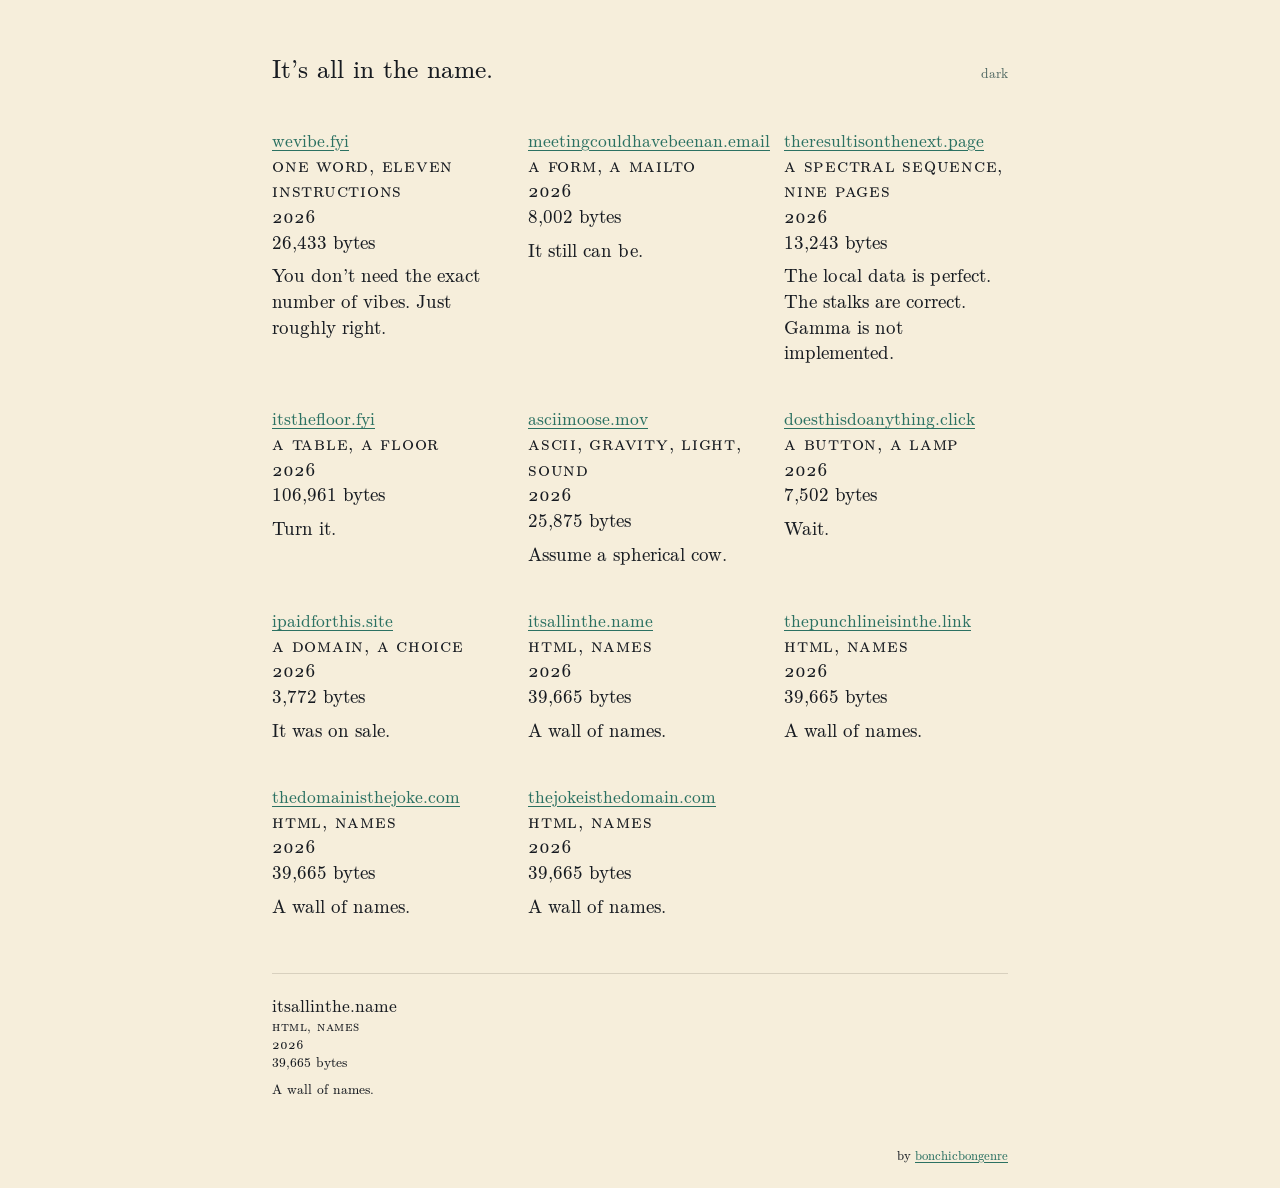
<file: index.html>
<!doctype html>
<html lang="en">
<head>
<meta charset="utf-8">
<meta name="viewport" content="width=device-width, initial-scale=1">
<title>It&rsquo;s all in the name.</title>
<meta name="description" content="A wall of names. Each one is the joke.">
<link rel="icon" href="data:image/svg+xml,%3Csvg xmlns='http://www.w3.org/2000/svg' viewBox='0 0 10 10'%3E%3Ccircle cx='5' cy='8' r='1.4' fill='%23171b21'/%3E%3C/svg%3E">
<style id="house">/* the house at 5, inline, so that this page is whole in itself: its tokens, and House Book cut to the 97 characters on this page */
@font-face { font-family: "House Book"; src: url([data-uri]) format("woff2"); font-display: block; }
/* House tokens. Generated by derive/tokens.py from the bowls; do not edit by hand.
   Each bowl gives hue and chroma; each role gives lightness. Paper is Ding, ink is
   Jian, and dark mode swaps the two bowls. Base: a glaze at its own chroma. Accent:
   the same hue lifted to the most vivid bowl's chroma. Both read at 5:1 on paper.
   Wash: a glaze at its own chroma, near the paper's lightness, for fills only. */


:root {
  --ding: 0.026 87.1;      /* Cleveland 1929.995 */
  --jian: 0.014 257.3;      /* Cleveland 1948.206 */
  --longquan: 0.043 137.4;  /* Cleveland 1957.54, celadon */
  --ru: 0.023 155.9;        /* Cleveland 1957.40, celadon */
  --qingbai: 0.029 176.9;   /* Cleveland 2020.182, celadon */
  --jun: 0.022 224.6;       /* Cleveland 1942.665, jun */
  --junsplash: 0.023 310.6; /* Cleveland 1942.665, jun */
  --crimson: 0.047 355.2;   /* Cleveland 1956.701, jun */
  --rust: 0.048 40.5;      /* Cleveland 2020.176, tenmoku */
  --amber: 0.074 58.4;     /* Cleveland 1989.274, tenmoku */
  --gold: 0.056 74.8;      /* Cleveland 2020.177, tenmoku */
  --lift: 0.074;              /* the most vivid bowl's own chroma */

  --paper: oklch(0.95 var(--ding));
  --ink: oklch(0.22 var(--jian));
  --rule: oklch(0.86 var(--ding));
  --longquan-base: oklch(0.504 var(--longquan));
  --longquan-accent: oklch(0.502 var(--lift) 137.4);
  --longquan-wash: oklch(0.89 var(--longquan));
  --ru-base: oklch(0.506 var(--ru));
  --ru-accent: oklch(0.500 var(--lift) 155.9);
  --ru-wash: oklch(0.89 var(--ru));
  --qingbai-base: oklch(0.505 var(--qingbai));
  --qingbai-accent: oklch(0.499 var(--lift) 176.9);
  --qingbai-wash: oklch(0.89 var(--qingbai));
  --jun-base: oklch(0.507 var(--jun));
  --jun-accent: oklch(0.503 var(--lift) 224.6);
  --jun-wash: oklch(0.89 var(--jun));
  --junsplash-base: oklch(0.511 var(--junsplash));
  --junsplash-accent: oklch(0.516 var(--lift) 310.6);
  --junsplash-wash: oklch(0.89 var(--junsplash));
  --crimson-base: oklch(0.515 var(--crimson));
  --crimson-accent: oklch(0.518 var(--lift) 355.2);
  --crimson-wash: oklch(0.89 var(--crimson));
  --rust-base: oklch(0.513 var(--rust));
  --rust-accent: oklch(0.516 var(--lift) 40.5);
  --rust-wash: oklch(0.89 var(--rust));
  --amber-base: oklch(0.514 var(--amber));
  --amber-accent: oklch(0.514 var(--lift) 58.4);
  --amber-wash: oklch(0.89 var(--amber));
  --gold-base: oklch(0.510 var(--gold));
  --gold-accent: oklch(0.511 var(--lift) 74.8);
  --gold-wash: oklch(0.89 var(--gold));
  --book: "House Book", "Iowan Old Style", Georgia, serif;
  --sans: "House Sans", "Helvetica Neue", Arial, sans-serif;
  --typewriter: "House Typewriter", ui-monospace, monospace;
  --fade: color .5s ease, background-color .5s ease, border-color .5s ease, box-shadow .5s ease,
          outline-color .5s ease, text-decoration-color .5s ease, fill .5s ease, stroke .5s ease;
  color-scheme: light;
}
/* A change of theme fades. Everything inherits the root's transition, so a page that
   turns the root's off (as a page does on load) stops every fade at once. */
html { transition: var(--fade); }
html * { transition: inherit; }
@media (prefers-color-scheme: dark) {
  :root:not([data-theme="light"]) {
    --paper: oklch(0.20 var(--jian));
    --ink: oklch(0.88 var(--ding));
    --rule: oklch(0.30 var(--jian));
    --longquan-base: oklch(0.617 var(--longquan));
    --longquan-accent: oklch(0.614 var(--lift) 137.4);
    --longquan-wash: oklch(0.29 var(--longquan));
    --ru-base: oklch(0.619 var(--ru));
    --ru-accent: oklch(0.613 var(--lift) 155.9);
    --ru-wash: oklch(0.29 var(--ru));
    --qingbai-base: oklch(0.618 var(--qingbai));
    --qingbai-accent: oklch(0.612 var(--lift) 176.9);
    --qingbai-wash: oklch(0.29 var(--qingbai));
    --jun-base: oklch(0.620 var(--jun));
    --jun-accent: oklch(0.616 var(--lift) 224.6);
    --jun-wash: oklch(0.29 var(--jun));
    --junsplash-base: oklch(0.624 var(--junsplash));
    --junsplash-accent: oklch(0.629 var(--lift) 310.6);
    --junsplash-wash: oklch(0.29 var(--junsplash));
    --crimson-base: oklch(0.628 var(--crimson));
    --crimson-accent: oklch(0.631 var(--lift) 355.2);
    --crimson-wash: oklch(0.29 var(--crimson));
    --rust-base: oklch(0.626 var(--rust));
    --rust-accent: oklch(0.629 var(--lift) 40.5);
    --rust-wash: oklch(0.29 var(--rust));
    --amber-base: oklch(0.626 var(--amber));
    --amber-accent: oklch(0.626 var(--lift) 58.4);
    --amber-wash: oklch(0.29 var(--amber));
    --gold-base: oklch(0.623 var(--gold));
    --gold-accent: oklch(0.624 var(--lift) 74.8);
    --gold-wash: oklch(0.29 var(--gold));
    color-scheme: dark;
  }
}
:root[data-theme="dark"] {
  --paper: oklch(0.20 var(--jian));
  --ink: oklch(0.88 var(--ding));
  --rule: oklch(0.30 var(--jian));
  --longquan-base: oklch(0.617 var(--longquan));
  --longquan-accent: oklch(0.614 var(--lift) 137.4);
  --longquan-wash: oklch(0.29 var(--longquan));
  --ru-base: oklch(0.619 var(--ru));
  --ru-accent: oklch(0.613 var(--lift) 155.9);
  --ru-wash: oklch(0.29 var(--ru));
  --qingbai-base: oklch(0.618 var(--qingbai));
  --qingbai-accent: oklch(0.612 var(--lift) 176.9);
  --qingbai-wash: oklch(0.29 var(--qingbai));
  --jun-base: oklch(0.620 var(--jun));
  --jun-accent: oklch(0.616 var(--lift) 224.6);
  --jun-wash: oklch(0.29 var(--jun));
  --junsplash-base: oklch(0.624 var(--junsplash));
  --junsplash-accent: oklch(0.629 var(--lift) 310.6);
  --junsplash-wash: oklch(0.29 var(--junsplash));
  --crimson-base: oklch(0.628 var(--crimson));
  --crimson-accent: oklch(0.631 var(--lift) 355.2);
  --crimson-wash: oklch(0.29 var(--crimson));
  --rust-base: oklch(0.626 var(--rust));
  --rust-accent: oklch(0.629 var(--lift) 40.5);
  --rust-wash: oklch(0.29 var(--rust));
  --amber-base: oklch(0.626 var(--amber));
  --amber-accent: oklch(0.626 var(--lift) 58.4);
  --amber-wash: oklch(0.29 var(--amber));
  --gold-base: oklch(0.623 var(--gold));
  --gold-accent: oklch(0.624 var(--lift) 74.8);
  --gold-wash: oklch(0.29 var(--gold));
  color-scheme: dark;
}
</style>
<script type="speculationrules">{"prefetch":[{"source":"list","urls":["https://itsallinthe.name/","https://thepunchlineisinthe.link/","https://thedomainisthejoke.com/","https://thejokeisthedomain.com/"],"eagerness":"immediate"}]}</script>
<style>
body{margin:0;padding:3rem 16px 1.4rem;min-height:100svh;box-sizing:border-box;display:flex;flex-direction:column;background:var(--paper);color:var(--ink);font:19px/1.5 var(--book);font-variant-numeric:oldstyle-nums}
main,.by{width:100%;max-width:46rem;margin:0 auto}
main{flex:1}
.by{margin-top:3rem;text-align:right;font-size:.8rem}
header{display:flex;justify-content:space-between;align-items:baseline;gap:1rem;margin:0 0 2.6rem}
h1{font-weight:400;font-size:1.6rem;margin:0}
button{font:inherit;font-size:.85rem;background:none;border:0;padding:0;color:var(--qingbai-base);cursor:pointer}
button:focus-visible{outline:1px solid var(--rule);outline-offset:4px}
.m{font-variant-caps:all-small-caps;letter-spacing:.04em}
ul{display:grid;grid-template-columns:repeat(auto-fill,minmax(min(100%,13rem),1fr));gap:2.6rem 2rem;margin:0;padding:0;list-style:none}
.label p{margin:0;line-height:1.35}
.t{font-size:1.1rem}
.d{font-variant-numeric:lining-nums tabular-nums}
.label .l{margin-top:.5rem}
a{color:var(--qingbai-accent);text-underline-offset:.15em}
footer{border-top:1px solid var(--rule);margin-top:3.4rem;padding-top:1.2rem;font-size:.85rem}
</style>
</head>
<body>
<main>
<header><h1>It&rsquo;s all in the name.</h1><button id="theme" hidden>dark</button></header>
<!-- dimensions: each site's front page as served, measured 2026-10-29 21:18 UTC. The last four are this page, the same bytes under each of its names; their number is its own size. Every number here is measured by .github/wall.py, never typed. -->
<ul>
<li class="label">
<p class="t"><a href="https://wevibe.fyi">wevibe.fyi</a></p>
<p class="m">one word, eleven instructions</p>
<p>2026</p>
<p class="d">26,433 bytes</p>
<p class="l">You don&rsquo;t need the exact number of vibes. Just roughly right.</p>
</li>
<li class="label">
<p class="t"><a href="https://meetingcouldhavebeenan.email">meetingcouldhavebeenan.email</a></p>
<p class="m">a form, a mailto</p>
<p>2026</p>
<p class="d">8,002 bytes</p>
<p class="l">It still can be.</p>
</li>
<li class="label">
<p class="t"><a href="https://theresultisonthenext.page">theresultisonthenext.page</a></p>
<p class="m">a spectral sequence, nine pages</p>
<p>2026</p>
<p class="d">13,243 bytes</p>
<p class="l">The local data is perfect. The stalks are correct. Gamma is not implemented.</p>
</li>
<li class="label">
<p class="t"><a href="https://itsthefloor.fyi">itsthefloor.fyi</a></p>
<p class="m">a table, a floor</p>
<p>2026</p>
<p class="d">106,961 bytes</p>
<p class="l">Turn it.</p>
</li>
<li class="label">
<p class="t"><a href="https://asciimoose.mov">asciimoose.mov</a></p>
<p class="m">ascii, gravity, light, sound</p>
<p>2026</p>
<p class="d">25,875 bytes</p>
<p class="l">Assume a spherical cow.</p>
</li>
<li class="label">
<p class="t"><a href="https://doesthisdoanything.click">doesthisdoanything.click</a></p>
<p class="m">a button, a lamp</p>
<p>2026</p>
<p class="d">7,502 bytes</p>
<p class="l">Wait.</p>
</li>
<li class="label">
<p class="t"><a href="https://ipaidforthis.site">ipaidforthis.site</a></p>
<p class="m">a domain, a choice</p>
<p>2026</p>
<p class="d">3,772 bytes</p>
<p class="l">It was on sale.</p>
</li>
<li class="label">
<p class="t"><a href="https://itsallinthe.name">itsallinthe.name</a></p>
<p class="m">html, names</p>
<p>2026</p>
<p class="d">39,665 bytes</p>
<p class="l">A wall of names.</p>
</li>
<li class="label">
<p class="t"><a href="https://thepunchlineisinthe.link">thepunchlineisinthe.link</a></p>
<p class="m">html, names</p>
<p>2026</p>
<p class="d">39,665 bytes</p>
<p class="l">A wall of names.</p>
</li>
<li class="label">
<p class="t"><a href="https://thedomainisthejoke.com">thedomainisthejoke.com</a></p>
<p class="m">html, names</p>
<p>2026</p>
<p class="d">39,665 bytes</p>
<p class="l">A wall of names.</p>
</li>
<li class="label">
<p class="t"><a href="https://thejokeisthedomain.com">thejokeisthedomain.com</a></p>
<p class="m">html, names</p>
<p>2026</p>
<p class="d">39,665 bytes</p>
<p class="l">A wall of names.</p>
</li>
</ul>
<footer class="label">
<p class="t" id="door">itsallinthe.name</p>
<p class="m">html, names</p>
<p>2026</p>
<p class="d"><span id="self">&ndash;</span> bytes</p>
<p class="l">A wall of names.</p>
</footer>
</main>
<p class="by">by <a href="https://github.com/bonchicbongenre/bonchicbongenre.github.io">bonchicbongenre</a></p>
<script>
var names=["itsallinthe.name","thepunchlineisinthe.link","thedomainisthejoke.com","thejokeisthedomain.com"],
    said=["It&rsquo;s all in the name.","The punchline is in the link.","The domain is the joke.","The joke is the domain."],
    i=Math.max(0,names.indexOf(location.hostname.replace(/^www\./,""))),
    door=names[i],h=document.querySelector("h1");
h.innerHTML=said[i];document.title=h.textContent;
document.getElementById("door").textContent=door;
// the page's own size: it asks for itself and counts what comes back (a browser may
// report only the compressed size)
fetch(location.pathname).then(r=>r.arrayBuffer()).then(b=>document.getElementById("self").textContent=b.byteLength.toLocaleString("en-US"));
// theme: the system's, until the visitor turns it; nothing is kept
var root=document.documentElement,sys=matchMedia("(prefers-color-scheme: dark)"),T=document.getElementById("theme"),
    dark=function(){var t=root.getAttribute("data-theme");return t?t=="dark":sys.matches},
    turn=function(){T.textContent=dark()?"light":"dark"};
sys.addEventListener("change",function(){if(!root.getAttribute("data-theme"))turn()});
T.onclick=function(){root.setAttribute("data-theme",dark()?"light":"dark");turn()};
turn();T.hidden=false;
console.log("You came in by "+door+".");
</script>
</body>
</html>
</file>
